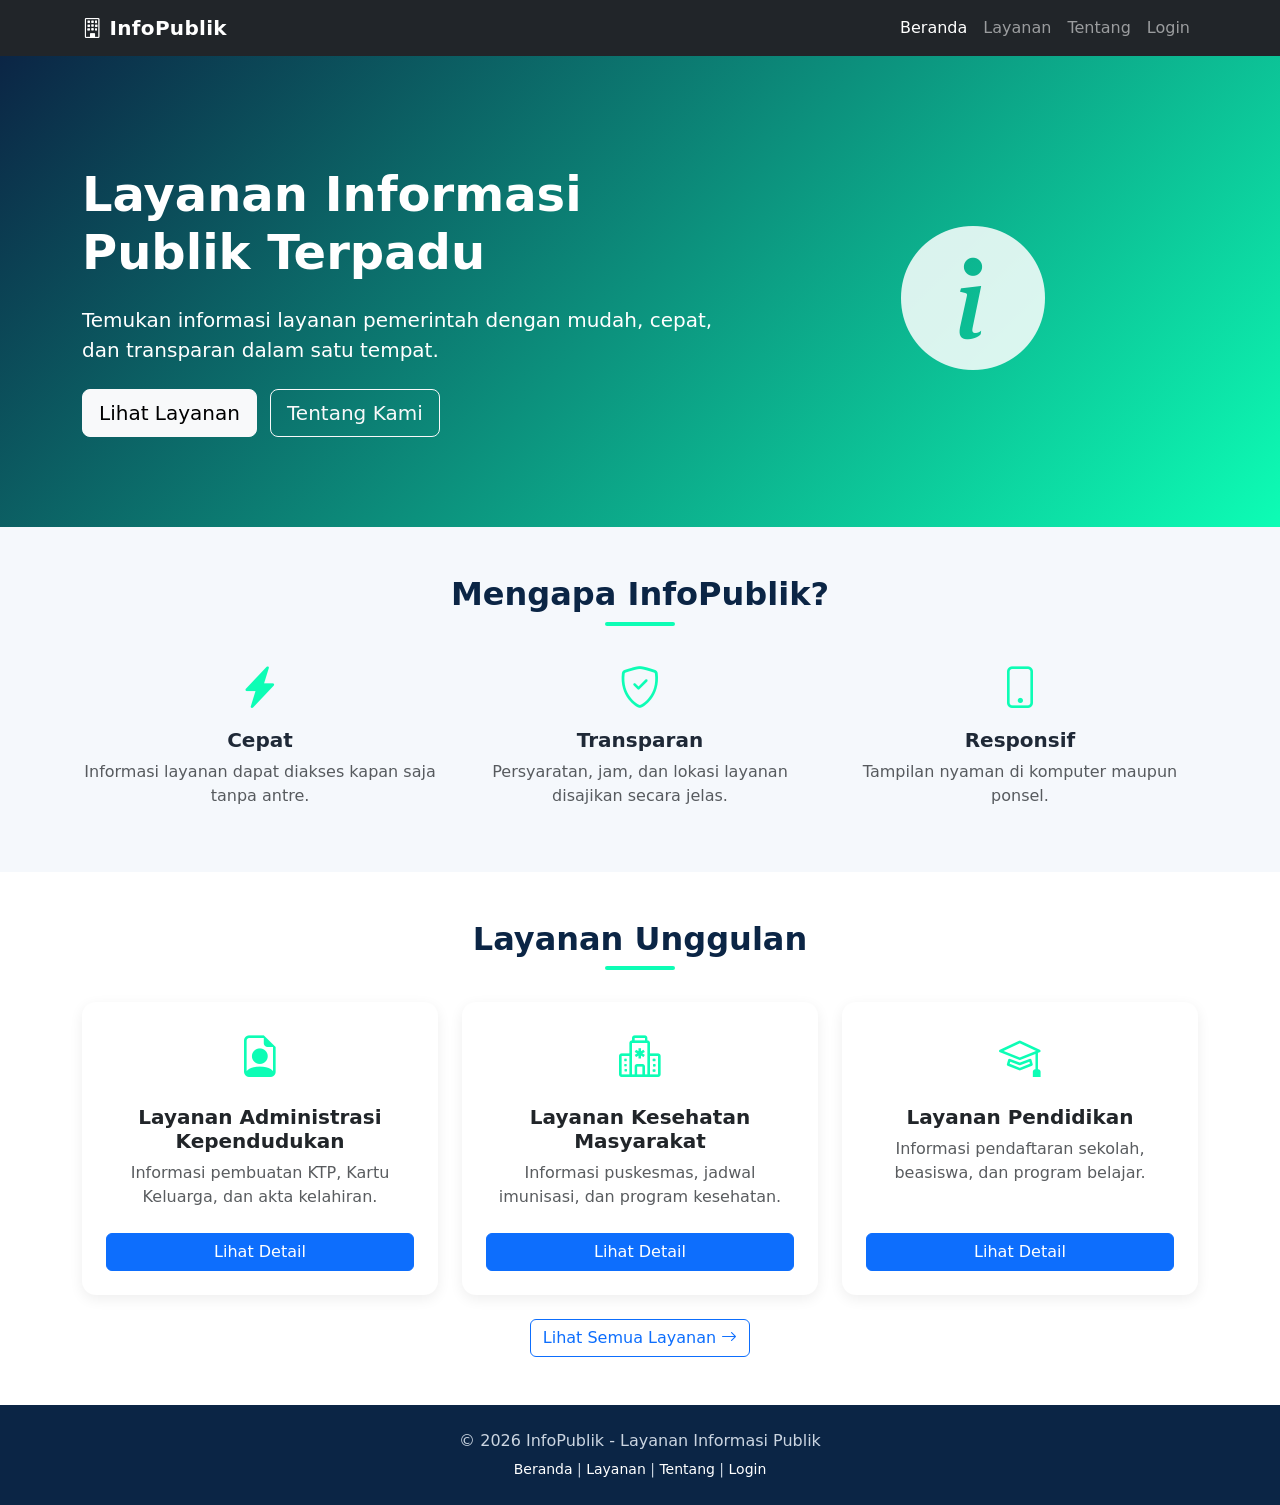
<file: index.html>
<!DOCTYPE html>
<html lang="id">
<head>
  <meta charset="UTF-8">
  <meta name="viewport" content="width=device-width, initial-scale=1">
  <title>Beranda - InfoPublik</title>
  <link href="https://cdn.jsdelivr.net/npm/bootstrap@5.3.3/dist/css/bootstrap.min.css" rel="stylesheet">
  <link href="https://cdn.jsdelivr.net/npm/bootstrap-icons@1.11.3/font/bootstrap-icons.css" rel="stylesheet">
  <link href="style.css" rel="stylesheet">
</head>
<body>

  <nav class="navbar navbar-expand-lg navbar-dark bg-dark sticky-top">
    <div class="container">
      <a class="navbar-brand" href="index.html"><i class="bi bi-building"></i> InfoPublik</a>
      <button class="navbar-toggler" type="button" data-bs-toggle="collapse" data-bs-target="#menu">
        <span class="navbar-toggler-icon"></span>
      </button>
      <div class="collapse navbar-collapse" id="menu">
        <ul class="navbar-nav ms-auto">
          <li class="nav-item"><a class="nav-link active" href="index.html">Beranda</a></li>
          <li class="nav-item"><a class="nav-link" href="layanan.html">Layanan</a></li>
          <li class="nav-item"><a class="nav-link" href="tentang.html">Tentang</a></li>
          <li class="nav-item"><a class="nav-link" href="login.html">Login</a></li>
        </ul>
      </div>
    </div>
  </nav>

  <header class="hero">
    <div class="container">
      <div class="row align-items-center">
        <div class="col-lg-7 text-center text-lg-start">
          <h1 class="display-5">Layanan Informasi Publik Terpadu</h1>
          <p class="lead my-4">Temukan informasi layanan pemerintah dengan mudah, cepat, dan transparan dalam satu tempat.</p>
          <a href="layanan.html" class="btn btn-light btn-lg me-2">Lihat Layanan</a>
          <a href="tentang.html" class="btn btn-outline-light btn-lg">Tentang Kami</a>
        </div>
        <div class="col-lg-5 text-center d-none d-lg-block">
          <i class="bi bi-info-circle-fill ikon-besar"></i>
        </div>
      </div>
    </div>
  </header>

  <section class="py-5">
    <div class="container">
      <h2 class="text-center judul-bagian">Mengapa InfoPublik?</h2>
      <div class="garis-judul"></div>
      <div class="row g-4 text-center">
        <div class="col-md-4">
          <i class="bi bi-lightning-charge-fill ikon-kartu"></i>
          <h5 class="mt-2 fw-bold">Cepat</h5>
          <p class="text-muted">Informasi layanan dapat diakses kapan saja tanpa antre.</p>
        </div>
        <div class="col-md-4">
          <i class="bi bi-shield-check ikon-kartu"></i>
          <h5 class="mt-2 fw-bold">Transparan</h5>
          <p class="text-muted">Persyaratan, jam, dan lokasi layanan disajikan secara jelas.</p>
        </div>
        <div class="col-md-4">
          <i class="bi bi-phone ikon-kartu"></i>
          <h5 class="mt-2 fw-bold">Responsif</h5>
          <p class="text-muted">Tampilan nyaman di komputer maupun ponsel.</p>
        </div>
      </div>
    </div>
  </section>

  <section class="py-5 bg-white">
    <div class="container">
      <h2 class="text-center judul-bagian">Layanan Unggulan</h2>
      <div class="garis-judul"></div>
      <div class="row g-4" id="layananUnggulan"></div>
      <div class="text-center mt-4">
        <a href="layanan.html" class="btn btn-outline-primary">Lihat Semua Layanan <i class="bi bi-arrow-right"></i></a>
      </div>
    </div>
  </section>

  <footer class="py-4 mt-0">
    <div class="container text-center">
      <p class="mb-1">&copy; 2026 InfoPublik - Layanan Informasi Publik</p>
      <small>
        <a href="index.html">Beranda</a> |
        <a href="layanan.html">Layanan</a> |
        <a href="tentang.html">Tentang</a> |
        <a href="login.html">Login</a>
      </small>
    </div>
  </footer>

  <script src="https://cdn.jsdelivr.net/npm/bootstrap@5.3.3/dist/js/bootstrap.bundle.min.js"></script>
  <script src="script.js"></script>
</body>
</html>
</file>
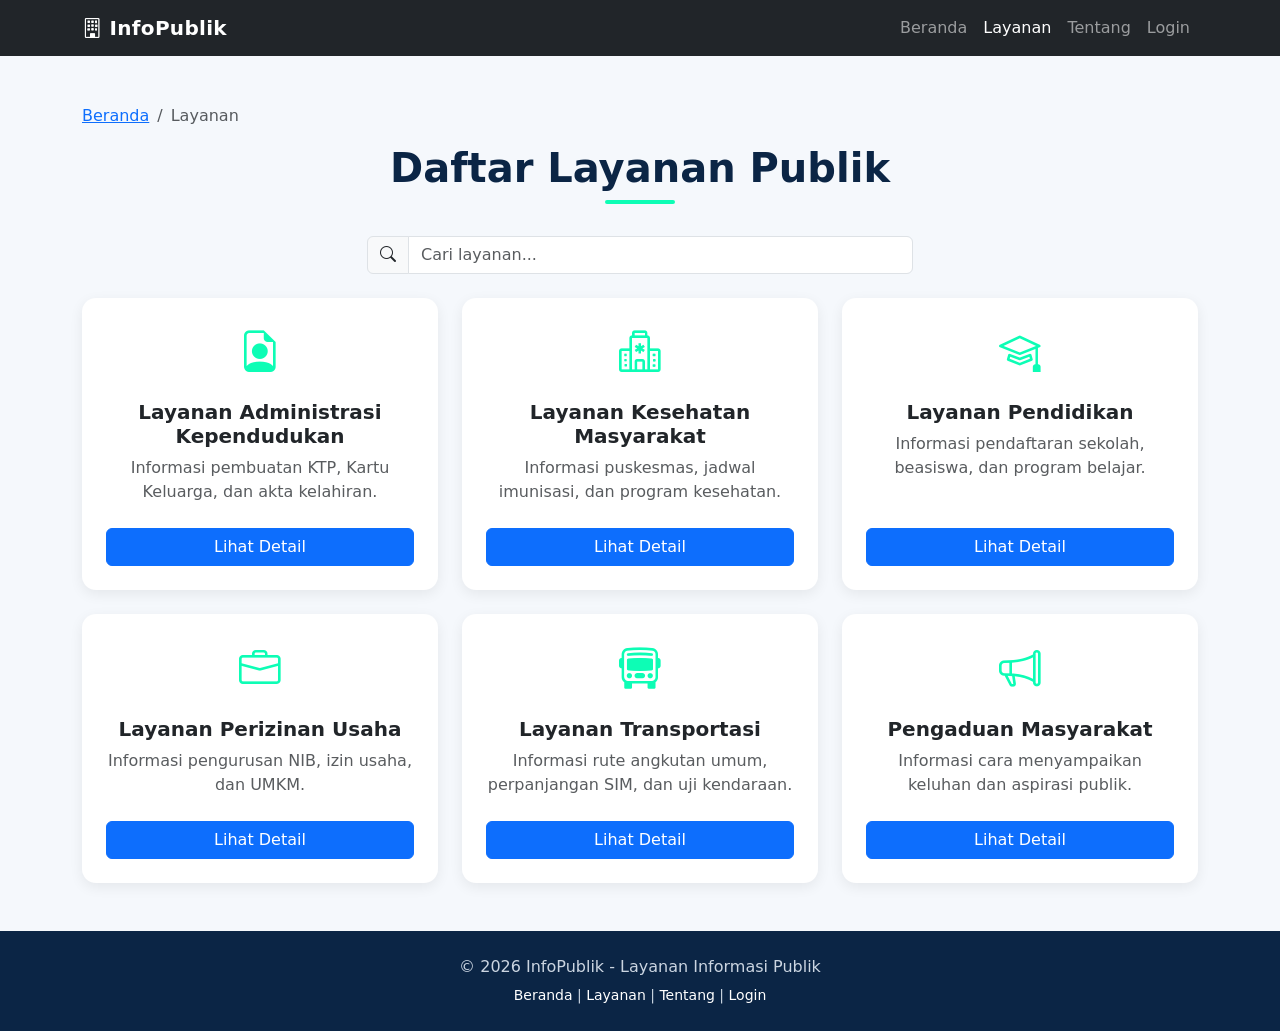
<file: layanan.html>
<!DOCTYPE html>
<html lang="id">
<head>
  <meta charset="UTF-8">
  <meta name="viewport" content="width=device-width, initial-scale=1">
  <title>Daftar Layanan - InfoPublik</title>
  <link href="https://cdn.jsdelivr.net/npm/bootstrap@5.3.3/dist/css/bootstrap.min.css" rel="stylesheet">
  <link href="https://cdn.jsdelivr.net/npm/bootstrap-icons@1.11.3/font/bootstrap-icons.css" rel="stylesheet">
  <link href="style.css" rel="stylesheet">
</head>
<body>

  <nav class="navbar navbar-expand-lg navbar-dark bg-dark sticky-top">
    <div class="container">
      <a class="navbar-brand" href="index.html"><i class="bi bi-building"></i> InfoPublik</a>
      <button class="navbar-toggler" type="button" data-bs-toggle="collapse" data-bs-target="#menu">
        <span class="navbar-toggler-icon"></span>
      </button>
      <div class="collapse navbar-collapse" id="menu">
        <ul class="navbar-nav ms-auto">
          <li class="nav-item"><a class="nav-link" href="index.html">Beranda</a></li>
          <li class="nav-item"><a class="nav-link active" href="layanan.html">Layanan</a></li>
          <li class="nav-item"><a class="nav-link" href="tentang.html">Tentang</a></li>
          <li class="nav-item"><a class="nav-link" href="login.html">Login</a></li>
        </ul>
      </div>
    </div>
  </nav>

  <section class="py-5">
    <div class="container">
      <nav aria-label="breadcrumb">
        <ol class="breadcrumb">
          <li class="breadcrumb-item"><a href="index.html">Beranda</a></li>
          <li class="breadcrumb-item active">Layanan</li>
        </ol>
      </nav>

      <h1 class="text-center judul-bagian">Daftar Layanan Publik</h1>
      <div class="garis-judul"></div>

      <div class="row justify-content-center mb-4">
        <div class="col-md-6">
          <div class="input-group">
            <span class="input-group-text"><i class="bi bi-search"></i></span>
            <input type="text" id="cariLayanan" class="form-control" placeholder="Cari layanan...">
          </div>
        </div>
      </div>

      <div class="row g-4" id="daftarLayanan"></div>
    </div>
  </section>

  <footer class="py-4">
    <div class="container text-center">
      <p class="mb-1">&copy; 2026 InfoPublik - Layanan Informasi Publik</p>
      <small>
        <a href="index.html">Beranda</a> |
        <a href="layanan.html">Layanan</a> |
        <a href="tentang.html">Tentang</a> |
        <a href="login.html">Login</a>
      </small>
    </div>
  </footer>

  <script src="https://cdn.jsdelivr.net/npm/bootstrap@5.3.3/dist/js/bootstrap.bundle.min.js"></script>
  <script src="script.js"></script>
</body>
</html>
</file>
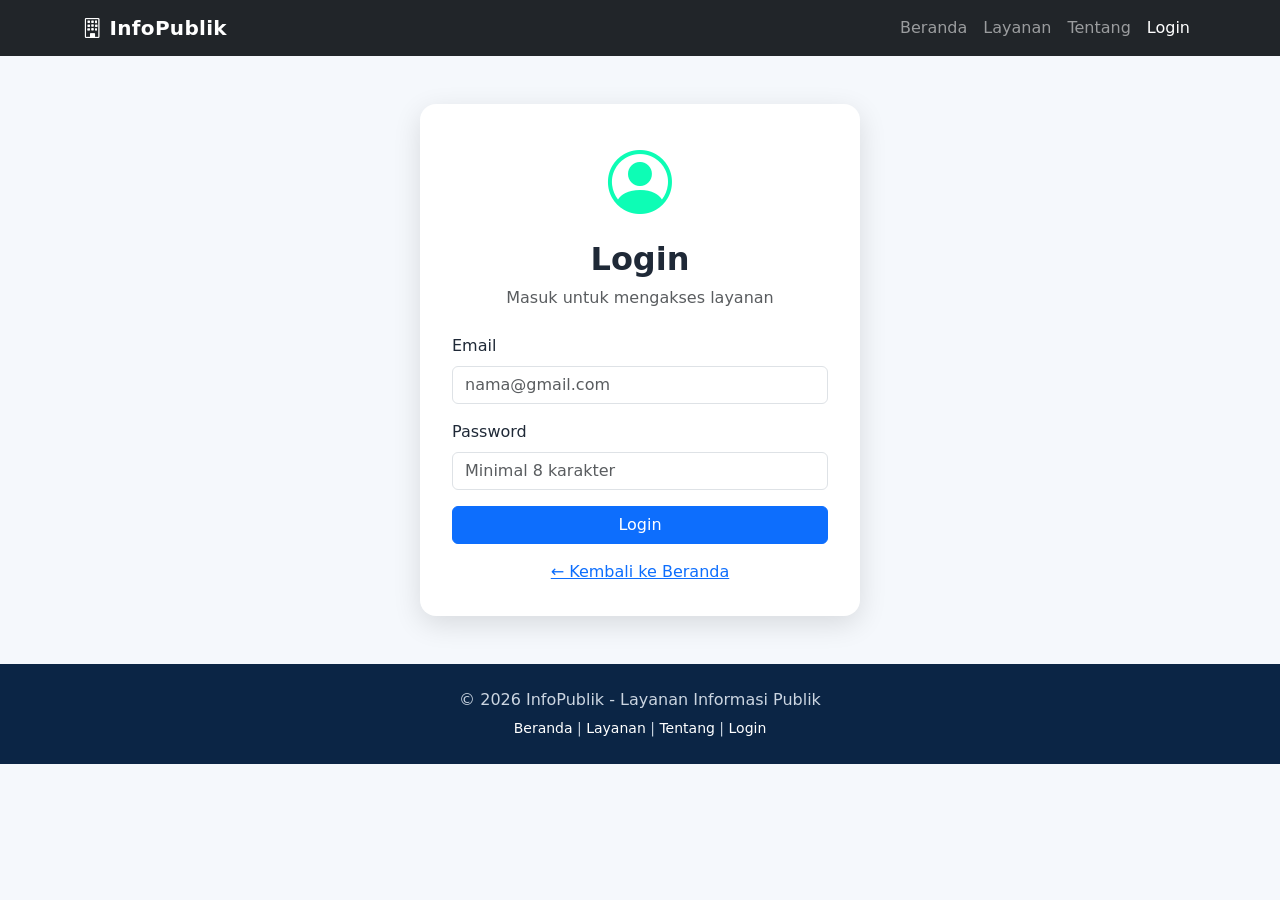
<file: login.html>
<!DOCTYPE html>
<html lang="id">
<head>
  <meta charset="UTF-8">
  <meta name="viewport" content="width=device-width, initial-scale=1">
  <title>Login - InfoPublik</title>
  <link href="https://cdn.jsdelivr.net/npm/bootstrap@5.3.3/dist/css/bootstrap.min.css" rel="stylesheet">
  <link href="https://cdn.jsdelivr.net/npm/bootstrap-icons@1.11.3/font/bootstrap-icons.css" rel="stylesheet">
  <link href="style.css" rel="stylesheet">
</head>
<body>

  <nav class="navbar navbar-expand-lg navbar-dark bg-dark sticky-top">
    <div class="container">
      <a class="navbar-brand" href="index.html"><i class="bi bi-building"></i> InfoPublik</a>
      <button class="navbar-toggler" type="button" data-bs-toggle="collapse" data-bs-target="#menu">
        <span class="navbar-toggler-icon"></span>
      </button>
      <div class="collapse navbar-collapse" id="menu">
        <ul class="navbar-nav ms-auto">
          <li class="nav-item"><a class="nav-link" href="index.html">Beranda</a></li>
          <li class="nav-item"><a class="nav-link" href="layanan.html">Layanan</a></li>
          <li class="nav-item"><a class="nav-link" href="tentang.html">Tentang</a></li>
          <li class="nav-item"><a class="nav-link active" href="login.html">Login</a></li>
        </ul>
      </div>
    </div>
  </nav>

  <section class="py-5">
    <div class="container d-flex justify-content-center">
      <div class="kotak-form w-100">
        <div class="text-center mb-4">
          <i class="bi bi-person-circle" style="font-size:4rem;color:var(--warna-utama)"></i>
          <h2 class="fw-bold mt-2">Login</h2>
          <p class="text-muted">Masuk untuk mengakses layanan</p>
        </div>

        <div id="pesanLogin"></div>

        <form id="formLogin" novalidate>
          <div class="mb-3">
            <label for="email" class="form-label">Email</label>
            <input type="email" class="form-control" id="email" placeholder="nama@gmail.com">
          </div>
          <div class="mb-3">
            <label for="password" class="form-label">Password</label>
            <input type="password" class="form-control" id="password" placeholder="Minimal 8 karakter">
          </div>
          <button type="submit" class="btn btn-primary w-100">Login</button>
        </form>

        <p class="text-center mt-3 mb-0"><a href="index.html">&larr; Kembali ke Beranda</a></p>
      </div>
    </div>
  </section>

  <footer class="py-4">
    <div class="container text-center">
      <p class="mb-1">&copy; 2026 InfoPublik - Layanan Informasi Publik</p>
      <small>
        <a href="index.html">Beranda</a> |
        <a href="layanan.html">Layanan</a> |
        <a href="tentang.html">Tentang</a> |
        <a href="login.html">Login</a>
      </small>
    </div>
  </footer>

  <script src="https://cdn.jsdelivr.net/npm/bootstrap@5.3.3/dist/js/bootstrap.bundle.min.js"></script>
  <script src="script.js"></script>
</body>
</html>
</file>
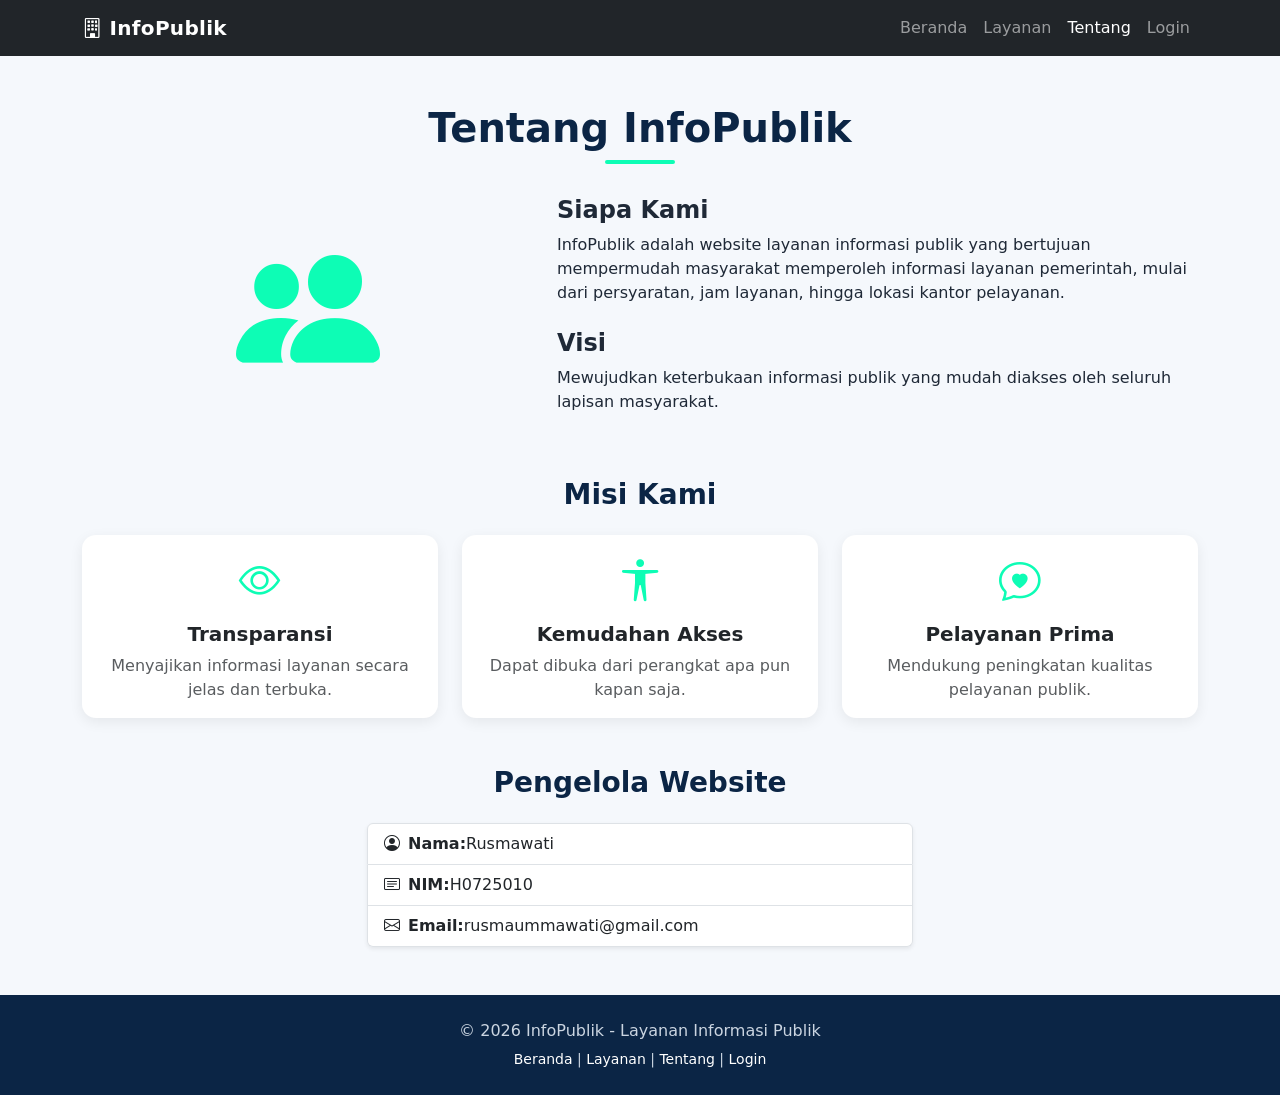
<file: tentang.html>
<!DOCTYPE html>
<html lang="id">
<head>
  <meta charset="UTF-8">
  <meta name="viewport" content="width=device-width, initial-scale=1">
  <title>Tentang - InfoPublik</title>
  <link href="https://cdn.jsdelivr.net/npm/bootstrap@5.3.3/dist/css/bootstrap.min.css" rel="stylesheet">
  <link href="https://cdn.jsdelivr.net/npm/bootstrap-icons@1.11.3/font/bootstrap-icons.css" rel="stylesheet">
  <link href="style.css" rel="stylesheet">
</head>
<body>

  <nav class="navbar navbar-expand-lg navbar-dark bg-dark sticky-top">
    <div class="container">
      <a class="navbar-brand" href="index.html"><i class="bi bi-building"></i> InfoPublik</a>
      <button class="navbar-toggler" type="button" data-bs-toggle="collapse" data-bs-target="#menu">
        <span class="navbar-toggler-icon"></span>
      </button>
      <div class="collapse navbar-collapse" id="menu">
        <ul class="navbar-nav ms-auto">
          <li class="nav-item"><a class="nav-link" href="index.html">Beranda</a></li>
          <li class="nav-item"><a class="nav-link" href="layanan.html">Layanan</a></li>
          <li class="nav-item"><a class="nav-link active" href="tentang.html">Tentang</a></li>
          <li class="nav-item"><a class="nav-link" href="login.html">Login</a></li>
        </ul>
      </div>
    </div>
  </nav>

  <section class="py-5">
    <div class="container">
      <h1 class="text-center judul-bagian">Tentang InfoPublik</h1>
      <div class="garis-judul"></div>

      <div class="row align-items-center g-4 mb-5">
        <div class="col-md-5 text-center">
          <i class="bi bi-people-fill" style="font-size:9rem;color:var(--warna-utama)"></i>
        </div>
        <div class="col-md-7">
          <h4 class="fw-bold">Siapa Kami</h4>
          <p>InfoPublik adalah website layanan informasi publik yang bertujuan mempermudah masyarakat memperoleh informasi layanan pemerintah, mulai dari persyaratan, jam layanan, hingga lokasi kantor pelayanan.</p>
          <h4 class="fw-bold mt-4">Visi</h4>
          <p>Mewujudkan keterbukaan informasi publik yang mudah diakses oleh seluruh lapisan masyarakat.</p>
        </div>
      </div>

      <h3 class="text-center judul-bagian mb-4">Misi Kami</h3>
      <div class="row g-4 mb-5">
        <div class="col-md-4">
          <div class="card kartu-info text-center p-3">
            <i class="bi bi-eye ikon-kartu"></i>
            <h5 class="fw-bold mt-2">Transparansi</h5>
            <p class="text-muted mb-0">Menyajikan informasi layanan secara jelas dan terbuka.</p>
          </div>
        </div>
        <div class="col-md-4">
          <div class="card kartu-info text-center p-3">
            <i class="bi bi-universal-access ikon-kartu"></i>
            <h5 class="fw-bold mt-2">Kemudahan Akses</h5>
            <p class="text-muted mb-0">Dapat dibuka dari perangkat apa pun kapan saja.</p>
          </div>
        </div>
        <div class="col-md-4">
          <div class="card kartu-info text-center p-3">
            <i class="bi bi-chat-heart ikon-kartu"></i>
            <h5 class="fw-bold mt-2">Pelayanan Prima</h5>
            <p class="text-muted mb-0">Mendukung peningkatan kualitas pelayanan publik.</p>
          </div>
        </div>
      </div>

      <h3 class="text-center judul-bagian mb-4">Pengelola Website</h3>
      <div class="row justify-content-center">
        <div class="col-md-6">
          <ul class="list-group shadow-sm">
            <li class="list-group-item"><i class="bi bi-person-circle me-2"></i><strong>Nama:</strong>Rusmawati</li>
            <li class="list-group-item"><i class="bi bi-card-text me-2"></i><strong>NIM:</strong>H0725010</li>
            <li class="list-group-item"><i class="bi bi-envelope me-2"></i><strong>Email:</strong>rusmaummawati@gmail.com</li>
          </ul>
        </div>
      </div>
    </div>
  </section>

  <footer class="py-4">
    <div class="container text-center">
      <p class="mb-1">&copy; 2026 InfoPublik - Layanan Informasi Publik</p>
      <small>
        <a href="index.html">Beranda</a> |
        <a href="layanan.html">Layanan</a> |
        <a href="tentang.html">Tentang</a> |
        <a href="login.html">Login</a>
      </small>
    </div>
  </footer>

  <script src="https://cdn.jsdelivr.net/npm/bootstrap@5.3.3/dist/js/bootstrap.bundle.min.js"></script>
</body>
</html>
</file>
<file: style.css>
:root {
    --warna-utama: #0dfdb5;
    --warna-gelap: #0b2545;
  }
  
  body {
    font-family: "Segoe UI", system-ui, sans-serif;
    background-color: #f5f8fc;
    color: #1f2937;
  }
  
  .navbar-brand { font-weight: 700; letter-spacing: .3px; }
  
  .hero {
    background: linear-gradient(135deg, var(--warna-gelap), var(--warna-utama));
    color: #fff;
    padding: 110px 0 90px;
  }
  .hero h1 { font-weight: 800; }
  .hero .ikon-besar { font-size: 9rem; opacity: .85; }
  
  .judul-bagian { font-weight: 700; color: var(--warna-gelap); }
  .garis-judul {
    width: 70px; height: 4px; background: var(--warna-utama);
    border-radius: 4px; margin: 8px auto 32px;
  }
  
  .kartu-info {
    border: none;
    border-radius: 14px;
    box-shadow: 0 4px 14px rgba(0, 0, 0, .07);
    transition: transform .2s, box-shadow .2s;
    height: 100%;
  }
  .kartu-info:hover {
    transform: translateY(-6px);
    box-shadow: 0 10px 24px rgba(0, 0, 0, .14);
  }
  .ikon-kartu {
    font-size: 2.6rem;
    color: var(--warna-utama);
  }
  
  .banner-detail {
    background: linear-gradient(135deg, var(--warna-gelap), var(--warna-utama));
    color: #fff;
    border-radius: 16px;
    padding: 40px 20px;
    text-align: center;
  }
  .banner-detail i { font-size: 5rem; }
  
  .kotak-form {
    max-width: 440px;
    background: #fff;
    border-radius: 16px;
    box-shadow: 0 8px 28px rgba(0, 0, 0, .12);
    padding: 32px;
  }
  
  footer {
    background: var(--warna-gelap);
    color: #cbd5e1;
  }
  footer a { color: #fff; text-decoration: none; }
  
  @media (max-width: 576px) {
    .hero { padding: 70px 0 60px; }
    .hero .ikon-besar { font-size: 6rem; }
  }
</file>
